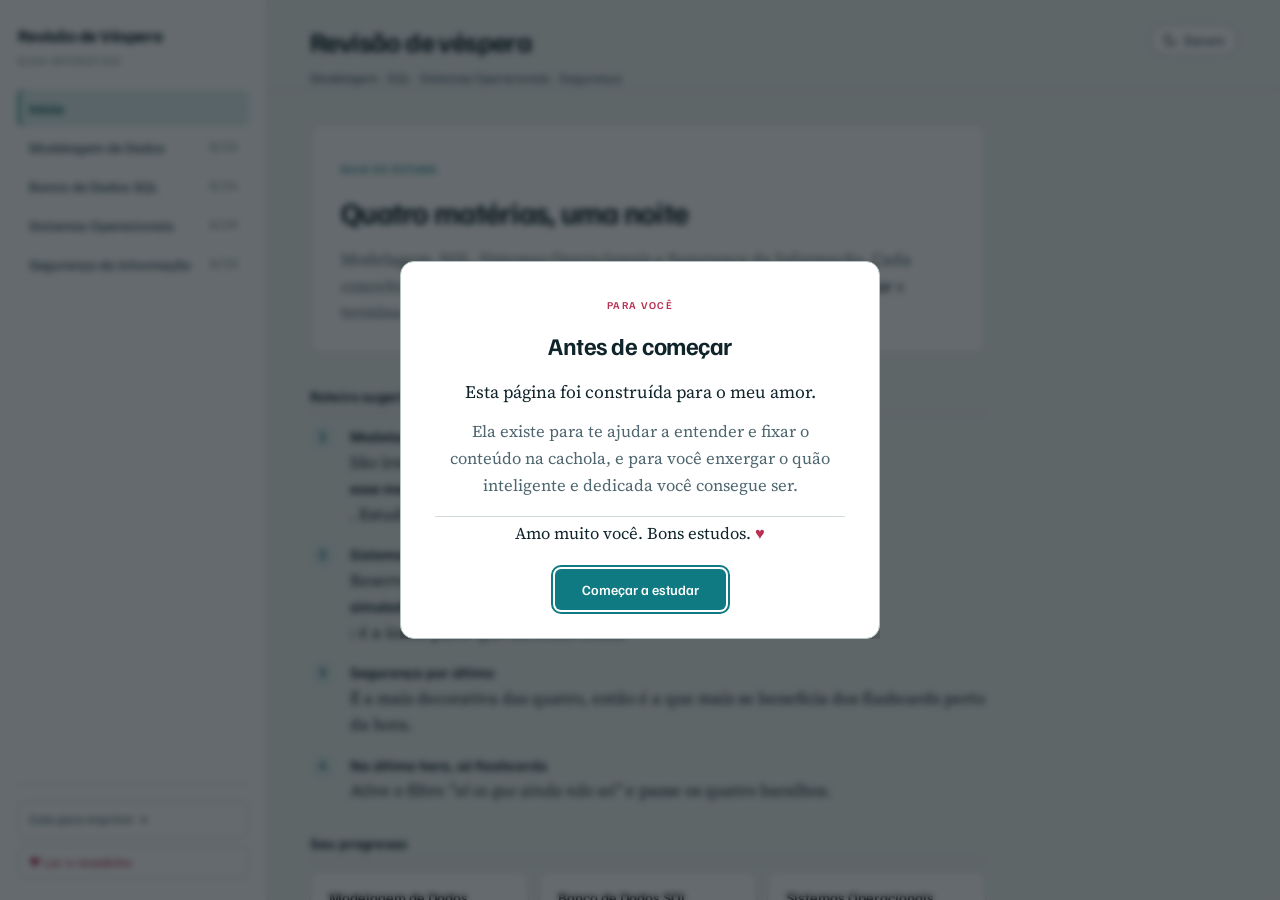
<file: index.html>
<!DOCTYPE html>
<html lang="pt-BR">
<head>
<meta charset="utf-8">
<meta name="viewport" content="width=device-width, initial-scale=1">
<title>Revisão de Véspera</title>
<meta name="description" content="Guia interativo de estudo: Modelagem de Dados, SQL, Sistemas Operacionais e Segurança da Informação.">
<link rel="preconnect" href="https://fonts.googleapis.com">
<link rel="preconnect" href="https://fonts.gstatic.com" crossorigin>
<link rel="stylesheet" href="https://fonts.googleapis.com/css2?family=Familjen+Grotesk:wght@400;500;600;700&family=JetBrains+Mono:wght@400;700&family=Source+Serif+4:opsz,wght@8..60,400;8..60,600&display=swap">
<link rel="stylesheet" href="estilo.css">
<script src="tema.js"></script>
</head>
<body>

<div class="topo-movel">
  <button id="botao-menu" type="button" aria-label="Abrir menu de matérias">Matérias</button>
  <span class="marca-titulo">Revisão de Véspera</span>
  <button class="troca-tema" type="button"></button>
</div>

<div class="app">

  <aside class="lateral">
    <div class="marca">
      <span class="marca-titulo">Revisão de Véspera</span>
      <span class="marca-sub">Guia interativo</span>
    </div>

    <nav id="nav-materias" aria-label="Matérias"></nav>

    <div class="lateral-rodape">
      <a class="link-lateral" href="cola.html">Cola para imprimir →</a>
      <button class="link-lateral" id="abrir-recado" type="button">♥ Ler o recadinho</button>
    </div>
  </aside>

  <main id="area">
    <header class="topo">
      <div class="topo-linha">
        <div>
          <h1 id="titulo-materia">Revisão de véspera</h1>
          <p id="subtitulo-materia">Modelagem · SQL · Sistemas Operacionais · Segurança</p>
        </div>
        <button class="troca-tema troca-tema-topo" type="button"></button>
      </div>
      <div id="abas" role="tablist"></div>
    </header>
    <div id="conteudo"></div>
  </main>

</div>

<dialog id="recado" class="recado" aria-labelledby="recado-titulo">
  <div class="recado-cartao">
    <span class="recado-selo">Para você</span>
    <h2 id="recado-titulo">Antes de começar</h2>
    <p>Esta página foi construída para o meu amor.</p>
    <p>Ela existe para te ajudar a entender e fixar o conteúdo na cachola, e para você enxergar o quão inteligente e dedicada você consegue ser.</p>
    <p class="recado-assinatura">Amo muito você. Bons estudos. <span class="recado-coracao" aria-hidden="true">♥</span></p>
    <button class="btn-primario" id="fechar-recado" type="button">Começar a estudar</button>
  </div>
</dialog>

<script src="util.js"></script>
<script src="db.js"></script>
<script src="sqlmini.js"></script>
<script src="conteudo.js"></script>
<script src="pratica.js"></script>
<script src="sim-bd.js"></script>
<script src="sim-so-seg.js"></script>
<script src="app.js"></script>
<script src="recado.js"></script>

</body>
</html>
</file>
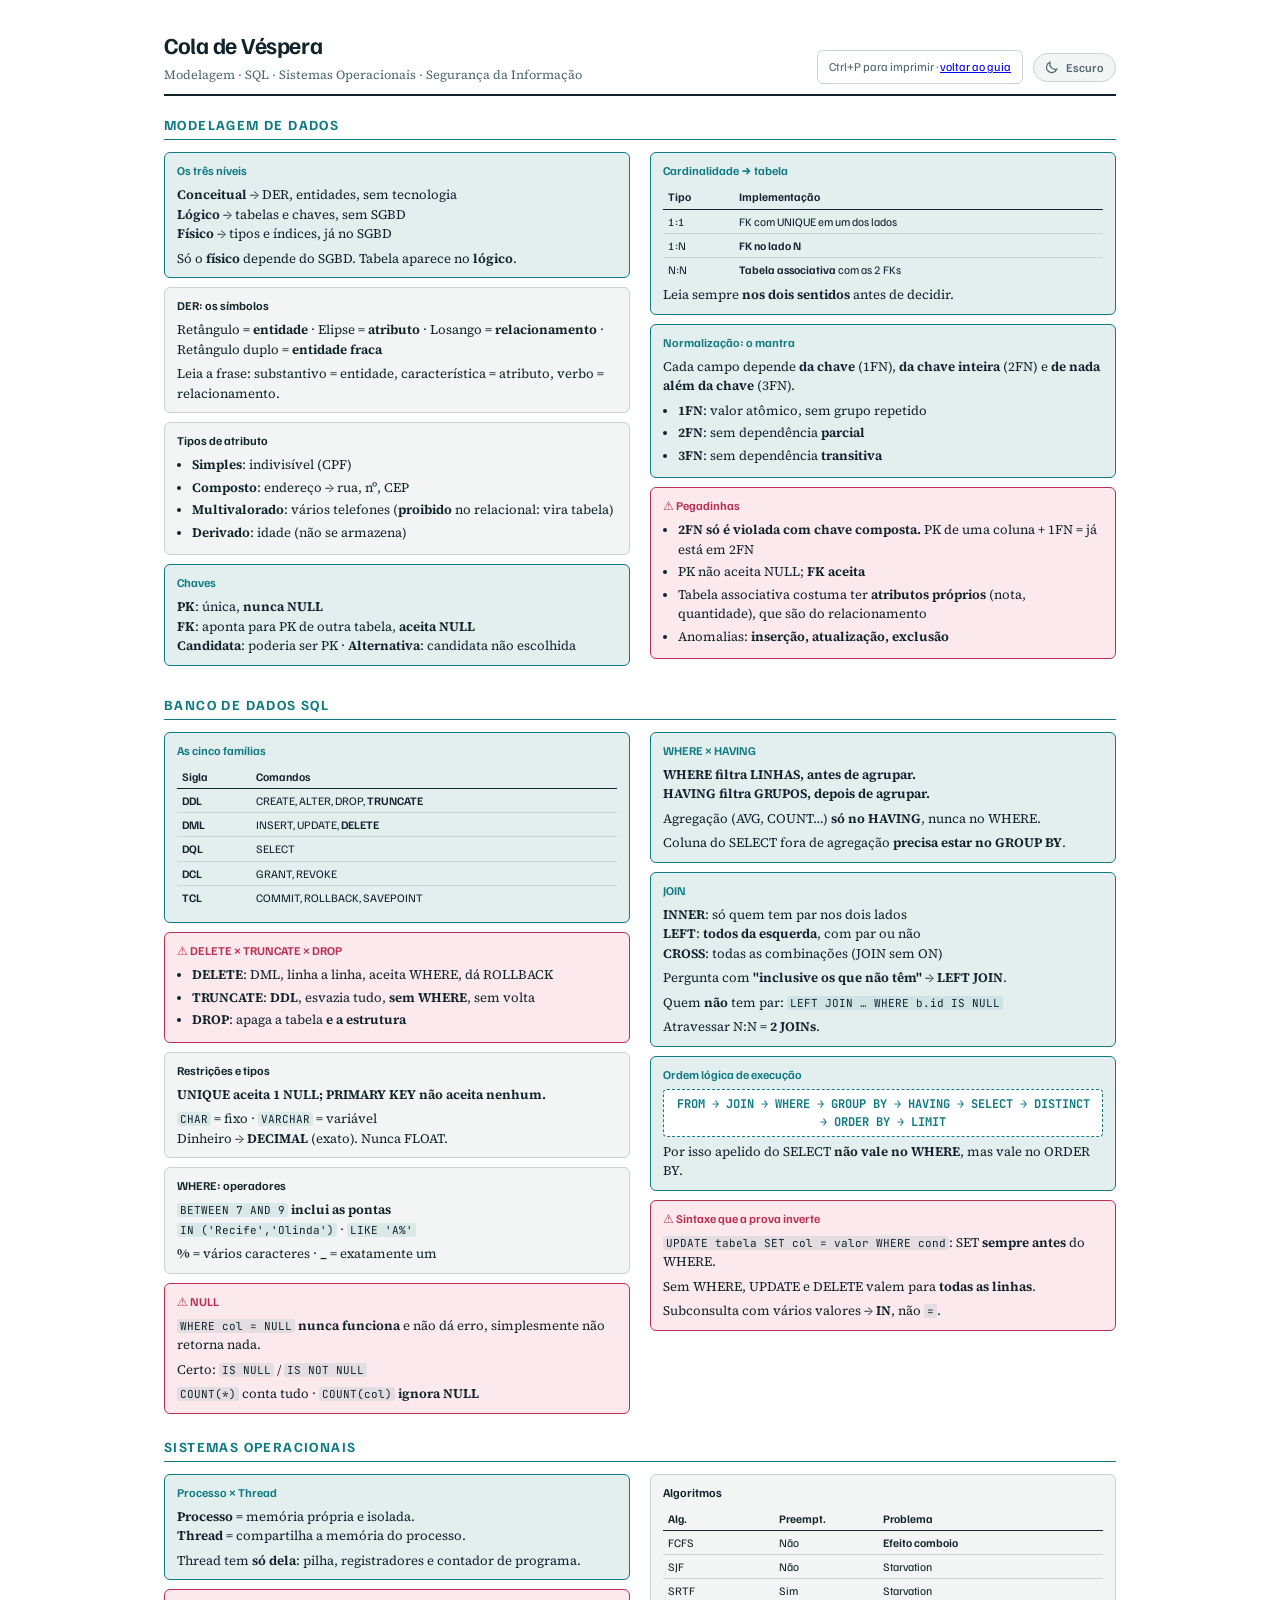
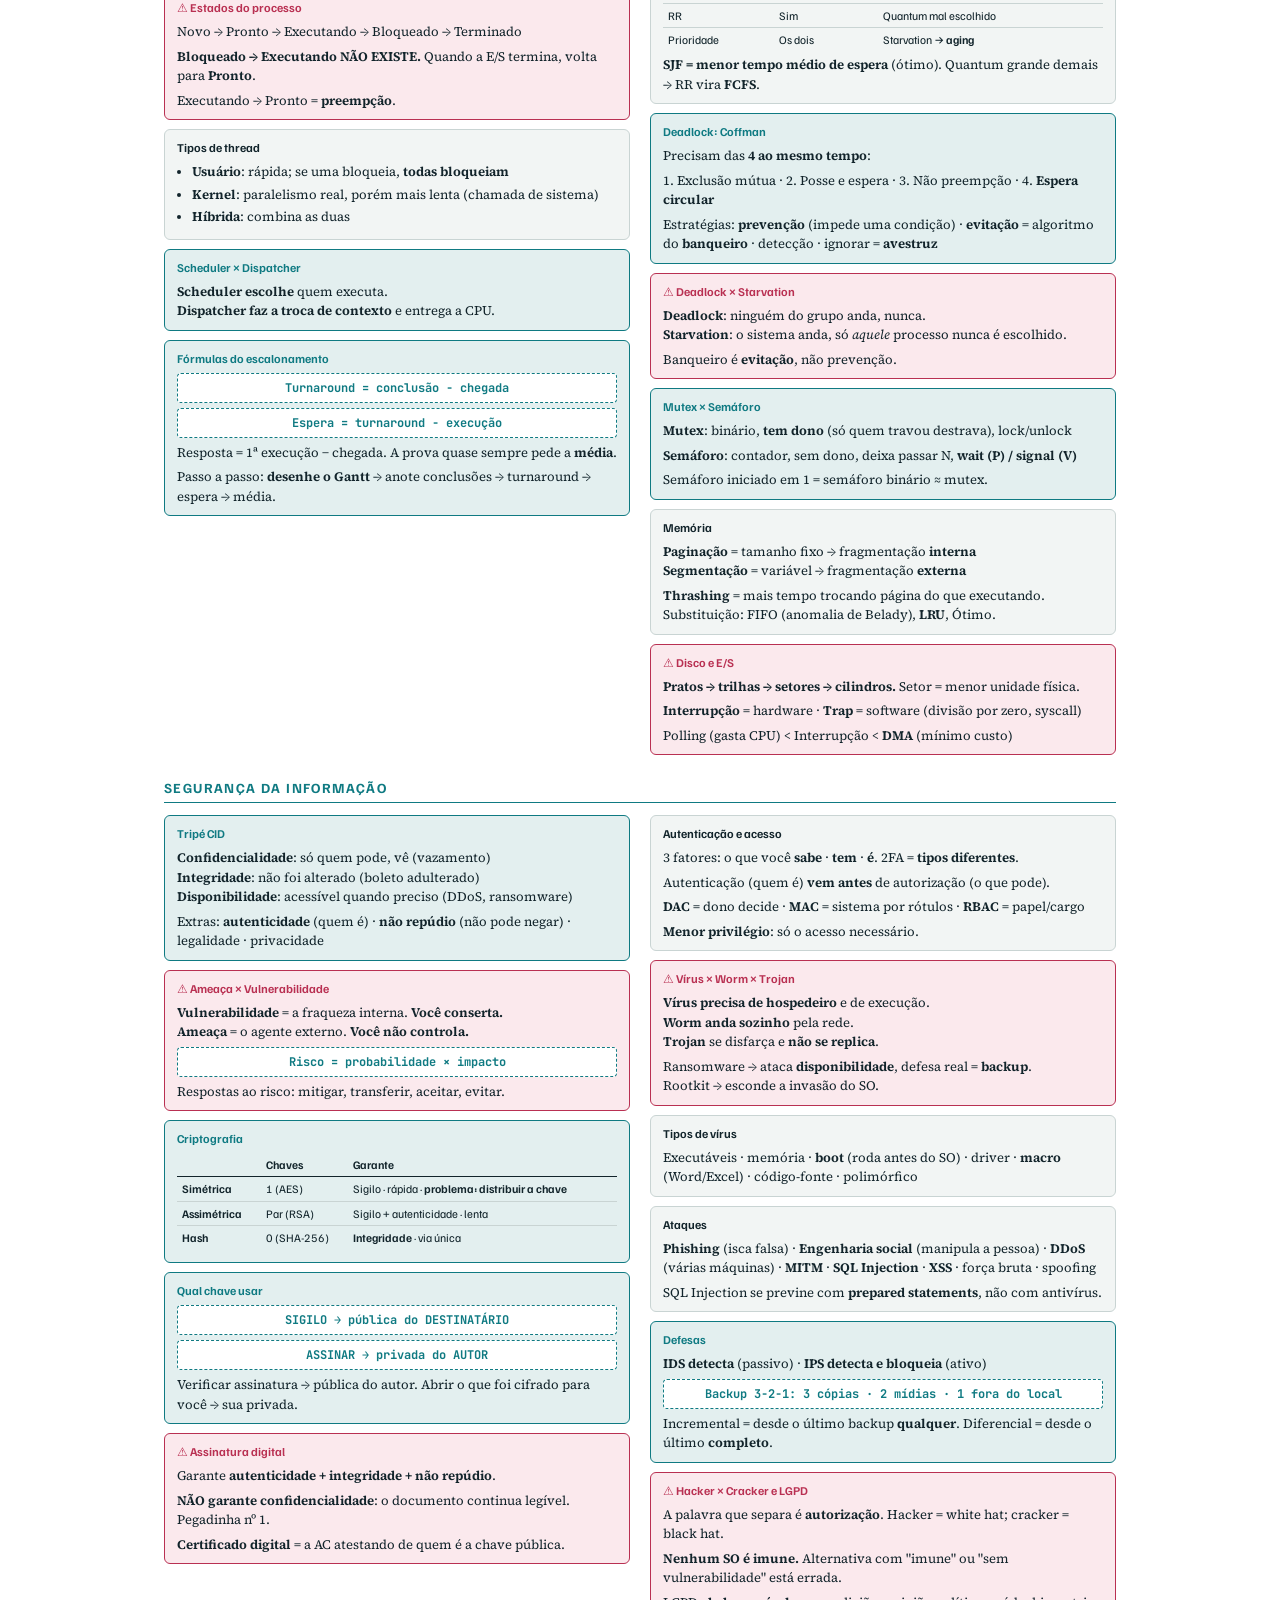
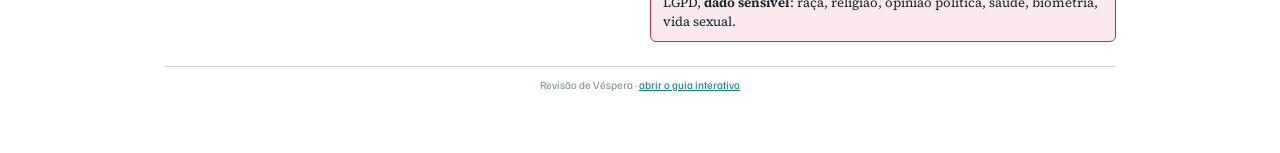
<file: cola.html>
<!DOCTYPE html>
<html lang="pt-BR">
<head>
<meta charset="utf-8">
<meta name="viewport" content="width=device-width, initial-scale=1">
<title>Cola de Véspera</title>
<meta name="description" content="Resumo de uma página por matéria para imprimir: Modelagem, SQL, Sistemas Operacionais e Segurança.">
<link rel="preconnect" href="https://fonts.googleapis.com">
<link rel="preconnect" href="https://fonts.gstatic.com" crossorigin>
<link rel="stylesheet" href="https://fonts.googleapis.com/css2?family=Familjen+Grotesk:wght@400;500;600;700&family=JetBrains+Mono:wght@400;700&family=Source+Serif+4:opsz,wght@8..60,400;8..60,600&display=swap">
<link rel="stylesheet" href="cola.css">
<script src="tema.js"></script>
</head>
<body>

<header class="cabecalho">
  <div>
    <h1>Cola de Véspera</h1>
    <p>Modelagem · SQL · Sistemas Operacionais · Segurança da Informação</p>
  </div>
  <div class="barra-cola">
    <span class="aviso-tela">Ctrl+P para imprimir · <a href="index.html">voltar ao guia</a></span>
    <button class="troca-tema" type="button"></button>
  </div>
</header>

<!-- ================= MODELAGEM ================= -->
<section class="materia">
  <h2>Modelagem de Dados</h2>
  <div class="colunas">

    <div class="caixa chave">
      <h3>Os três níveis</h3>
      <p><b>Conceitual</b> → DER, entidades, sem tecnologia<br>
      <b>Lógico</b> → tabelas e chaves, sem SGBD<br>
      <b>Físico</b> → tipos e índices, já no SGBD</p>
      <p>Só o <b>físico</b> depende do SGBD. Tabela aparece no <b>lógico</b>.</p>
    </div>

    <div class="caixa">
      <h3>DER: os símbolos</h3>
      <p>Retângulo = <b>entidade</b> · Elipse = <b>atributo</b> · Losango = <b>relacionamento</b> · Retângulo duplo = <b>entidade fraca</b></p>
      <p>Leia a frase: substantivo = entidade, característica = atributo, verbo = relacionamento.</p>
    </div>

    <div class="caixa">
      <h3>Tipos de atributo</h3>
      <ul>
        <li><b>Simples</b>: indivisível (CPF)</li>
        <li><b>Composto</b>: endereço → rua, nº, CEP</li>
        <li><b>Multivalorado</b>: vários telefones (<b>proibido</b> no relacional: vira tabela)</li>
        <li><b>Derivado</b>: idade (não se armazena)</li>
      </ul>
    </div>

    <div class="caixa chave">
      <h3>Chaves</h3>
      <p><b>PK</b>: única, <b>nunca NULL</b><br>
      <b>FK</b>: aponta para PK de outra tabela, <b>aceita NULL</b><br>
      <b>Candidata</b>: poderia ser PK · <b>Alternativa</b>: candidata não escolhida</p>
    </div>

    <div class="caixa chave">
      <h3>Cardinalidade → tabela</h3>
      <table>
        <tr><th>Tipo</th><th>Implementação</th></tr>
        <tr><td>1:1</td><td>FK com UNIQUE em um dos lados</td></tr>
        <tr><td>1:N</td><td><b>FK no lado N</b></td></tr>
        <tr><td>N:N</td><td><b>Tabela associativa</b> com as 2 FKs</td></tr>
      </table>
      <p>Leia sempre <b>nos dois sentidos</b> antes de decidir.</p>
    </div>

    <div class="caixa chave">
      <h3>Normalização: o mantra</h3>
      <p>Cada campo depende <b>da chave</b> (1FN), <b>da chave inteira</b> (2FN) e <b>de nada além da chave</b> (3FN).</p>
      <ul>
        <li><b>1FN</b>: valor atômico, sem grupo repetido</li>
        <li><b>2FN</b>: sem dependência <b>parcial</b></li>
        <li><b>3FN</b>: sem dependência <b>transitiva</b></li>
      </ul>
    </div>

    <div class="caixa pega">
      <h3>Pegadinhas</h3>
      <ul>
        <li><b>2FN só é violada com chave composta.</b> PK de uma coluna + 1FN = já está em 2FN</li>
        <li>PK não aceita NULL; <b>FK aceita</b></li>
        <li>Tabela associativa costuma ter <b>atributos próprios</b> (nota, quantidade), que são do relacionamento</li>
        <li>Anomalias: <b>inserção, atualização, exclusão</b></li>
      </ul>
    </div>

  </div>
</section>

<!-- ================= SQL ================= -->
<section class="materia">
  <h2>Banco de Dados SQL</h2>
  <div class="colunas">

    <div class="caixa chave">
      <h3>As cinco famílias</h3>
      <table>
        <tr><th>Sigla</th><th>Comandos</th></tr>
        <tr><td><b>DDL</b></td><td>CREATE, ALTER, DROP, <b>TRUNCATE</b></td></tr>
        <tr><td><b>DML</b></td><td>INSERT, UPDATE, <b>DELETE</b></td></tr>
        <tr><td><b>DQL</b></td><td>SELECT</td></tr>
        <tr><td><b>DCL</b></td><td>GRANT, REVOKE</td></tr>
        <tr><td><b>TCL</b></td><td>COMMIT, ROLLBACK, SAVEPOINT</td></tr>
      </table>
    </div>

    <div class="caixa pega">
      <h3>DELETE × TRUNCATE × DROP</h3>
      <ul>
        <li><b>DELETE</b>: DML, linha a linha, aceita WHERE, dá ROLLBACK</li>
        <li><b>TRUNCATE</b>: <b>DDL</b>, esvazia tudo, <b>sem WHERE</b>, sem volta</li>
        <li><b>DROP</b>: apaga a tabela <b>e a estrutura</b></li>
      </ul>
    </div>

    <div class="caixa">
      <h3>Restrições e tipos</h3>
      <p><b>UNIQUE aceita 1 NULL; PRIMARY KEY não aceita nenhum.</b></p>
      <p><code>CHAR</code> = fixo · <code>VARCHAR</code> = variável<br>
      Dinheiro → <b>DECIMAL</b> (exato). Nunca FLOAT.</p>
    </div>

    <div class="caixa">
      <h3>WHERE: operadores</h3>
      <p><code>BETWEEN 7 AND 9</code> <b>inclui as pontas</b><br>
      <code>IN ('Recife','Olinda')</code> · <code>LIKE 'A%'</code></p>
      <p><b>%</b> = vários caracteres · <b>_</b> = exatamente um</p>
    </div>

    <div class="caixa pega">
      <h3>NULL</h3>
      <p><code>WHERE col = NULL</code> <b>nunca funciona</b> e não dá erro, simplesmente não retorna nada.</p>
      <p>Certo: <code>IS NULL</code> / <code>IS NOT NULL</code></p>
      <p><code>COUNT(*)</code> conta tudo · <code>COUNT(col)</code> <b>ignora NULL</b></p>
    </div>

    <div class="caixa chave">
      <h3>WHERE × HAVING</h3>
      <p><b>WHERE filtra LINHAS, antes de agrupar.</b><br>
      <b>HAVING filtra GRUPOS, depois de agrupar.</b></p>
      <p>Agregação (AVG, COUNT…) <b>só no HAVING</b>, nunca no WHERE.</p>
      <p>Coluna do SELECT fora de agregação <b>precisa estar no GROUP BY</b>.</p>
    </div>

    <div class="caixa chave">
      <h3>JOIN</h3>
      <p><b>INNER</b>: só quem tem par nos dois lados<br>
      <b>LEFT</b>: <b>todos da esquerda</b>, com par ou não<br>
      <b>CROSS</b>: todas as combinações (JOIN sem ON)</p>
      <p>Pergunta com <b>"inclusive os que não têm"</b> → <b>LEFT JOIN</b>.</p>
      <p>Quem <b>não</b> tem par: <code>LEFT JOIN … WHERE b.id IS NULL</code></p>
      <p>Atravessar N:N = <b>2 JOINs</b>.</p>
    </div>

    <div class="caixa chave">
      <h3>Ordem lógica de execução</h3>
      <div class="formula">FROM → JOIN → WHERE → GROUP BY → HAVING → SELECT → DISTINCT → ORDER BY → LIMIT</div>
      <p>Por isso apelido do SELECT <b>não vale no WHERE</b>, mas vale no ORDER BY.</p>
    </div>

    <div class="caixa pega">
      <h3>Sintaxe que a prova inverte</h3>
      <p><code>UPDATE tabela SET col = valor WHERE cond</code>: SET <b>sempre antes</b> do WHERE.</p>
      <p>Sem WHERE, UPDATE e DELETE valem para <b>todas as linhas</b>.</p>
      <p>Subconsulta com vários valores → <b>IN</b>, não <code>=</code>.</p>
    </div>

  </div>
</section>

<!-- ================= SISTEMAS OPERACIONAIS ================= -->
<section class="materia">
  <h2>Sistemas Operacionais</h2>
  <div class="colunas">

    <div class="caixa chave">
      <h3>Processo × Thread</h3>
      <p><b>Processo</b> = memória própria e isolada.<br>
      <b>Thread</b> = compartilha a memória do processo.</p>
      <p>Thread tem <b>só dela</b>: pilha, registradores e contador de programa.</p>
    </div>

    <div class="caixa pega">
      <h3>Estados do processo</h3>
      <p>Novo → Pronto → Executando → Bloqueado → Terminado</p>
      <p><b>Bloqueado → Executando NÃO EXISTE.</b> Quando a E/S termina, volta para <b>Pronto</b>.</p>
      <p>Executando → Pronto = <b>preempção</b>.</p>
    </div>

    <div class="caixa">
      <h3>Tipos de thread</h3>
      <ul>
        <li><b>Usuário</b>: rápida; se uma bloqueia, <b>todas bloqueiam</b></li>
        <li><b>Kernel</b>: paralelismo real, porém mais lenta (chamada de sistema)</li>
        <li><b>Híbrida</b>: combina as duas</li>
      </ul>
    </div>

    <div class="caixa chave">
      <h3>Scheduler × Dispatcher</h3>
      <p><b>Scheduler escolhe</b> quem executa.<br>
      <b>Dispatcher faz a troca de contexto</b> e entrega a CPU.</p>
    </div>

    <div class="caixa chave">
      <h3>Fórmulas do escalonamento</h3>
      <div class="formula">Turnaround = conclusão − chegada</div>
      <div class="formula">Espera = turnaround − execução</div>
      <p>Resposta = 1ª execução − chegada. A prova quase sempre pede a <b>média</b>.</p>
      <p>Passo a passo: <b>desenhe o Gantt</b> → anote conclusões → turnaround → espera → média.</p>
    </div>

    <div class="caixa">
      <h3>Algoritmos</h3>
      <table>
        <tr><th>Alg.</th><th>Preempt.</th><th>Problema</th></tr>
        <tr><td>FCFS</td><td>Não</td><td><b>Efeito comboio</b></td></tr>
        <tr><td>SJF</td><td>Não</td><td>Starvation</td></tr>
        <tr><td>SRTF</td><td>Sim</td><td>Starvation</td></tr>
        <tr><td>RR</td><td>Sim</td><td>Quantum mal escolhido</td></tr>
        <tr><td>Prioridade</td><td>Os dois</td><td>Starvation → <b>aging</b></td></tr>
      </table>
      <p><b>SJF = menor tempo médio de espera</b> (ótimo). Quantum grande demais → RR vira <b>FCFS</b>.</p>
    </div>

    <div class="caixa chave">
      <h3>Deadlock: Coffman</h3>
      <p>Precisam das <b>4 ao mesmo tempo</b>:</p>
      <p>1. Exclusão mútua · 2. Posse e espera · 3. Não preempção · 4. <b>Espera circular</b></p>
      <p>Estratégias: <b>prevenção</b> (impede uma condição) · <b>evitação</b> = algoritmo do <b>banqueiro</b> · detecção · ignorar = <b>avestruz</b></p>
    </div>

    <div class="caixa pega">
      <h3>Deadlock × Starvation</h3>
      <p><b>Deadlock</b>: ninguém do grupo anda, nunca.<br>
      <b>Starvation</b>: o sistema anda, só <i>aquele</i> processo nunca é escolhido.</p>
      <p>Banqueiro é <b>evitação</b>, não prevenção.</p>
    </div>

    <div class="caixa chave">
      <h3>Mutex × Semáforo</h3>
      <p><b>Mutex</b>: binário, <b>tem dono</b> (só quem travou destrava), lock/unlock</p>
      <p><b>Semáforo</b>: contador, sem dono, deixa passar N, <b>wait (P) / signal (V)</b></p>
      <p>Semáforo iniciado em 1 = semáforo binário ≈ mutex.</p>
    </div>

    <div class="caixa">
      <h3>Memória</h3>
      <p><b>Paginação</b> = tamanho fixo → fragmentação <b>interna</b><br>
      <b>Segmentação</b> = variável → fragmentação <b>externa</b></p>
      <p><b>Thrashing</b> = mais tempo trocando página do que executando.<br>
      Substituição: FIFO (anomalia de Belady), <b>LRU</b>, Ótimo.</p>
    </div>

    <div class="caixa pega">
      <h3>Disco e E/S</h3>
      <p><b>Pratos → trilhas → setores → cilindros.</b> Setor = menor unidade física.</p>
      <p><b>Interrupção</b> = hardware · <b>Trap</b> = software (divisão por zero, syscall)</p>
      <p>Polling (gasta CPU) &lt; Interrupção &lt; <b>DMA</b> (mínimo custo)</p>
    </div>

  </div>
</section>

<!-- ================= SEGURANÇA ================= -->
<section class="materia">
  <h2>Segurança da Informação</h2>
  <div class="colunas">

    <div class="caixa chave">
      <h3>Tripé CID</h3>
      <p><b>Confidencialidade</b>: só quem pode, vê (vazamento)<br>
      <b>Integridade</b>: não foi alterado (boleto adulterado)<br>
      <b>Disponibilidade</b>: acessível quando preciso (DDoS, ransomware)</p>
      <p>Extras: <b>autenticidade</b> (quem é) · <b>não repúdio</b> (não pode negar) · legalidade · privacidade</p>
    </div>

    <div class="caixa pega">
      <h3>Ameaça × Vulnerabilidade</h3>
      <p><b>Vulnerabilidade</b> = a fraqueza interna. <b>Você conserta.</b><br>
      <b>Ameaça</b> = o agente externo. <b>Você não controla.</b></p>
      <div class="formula">Risco = probabilidade × impacto</div>
      <p>Respostas ao risco: mitigar, transferir, aceitar, evitar.</p>
    </div>

    <div class="caixa chave">
      <h3>Criptografia</h3>
      <table>
        <tr><th></th><th>Chaves</th><th>Garante</th></tr>
        <tr><td><b>Simétrica</b></td><td>1 (AES)</td><td>Sigilo · rápida · <b>problema: distribuir a chave</b></td></tr>
        <tr><td><b>Assimétrica</b></td><td>Par (RSA)</td><td>Sigilo + autenticidade · lenta</td></tr>
        <tr><td><b>Hash</b></td><td>0 (SHA-256)</td><td><b>Integridade</b> · via única</td></tr>
      </table>
    </div>

    <div class="caixa chave">
      <h3>Qual chave usar</h3>
      <div class="formula">SIGILO → pública do DESTINATÁRIO</div>
      <div class="formula">ASSINAR → privada do AUTOR</div>
      <p>Verificar assinatura → pública do autor. Abrir o que foi cifrado para você → sua privada.</p>
    </div>

    <div class="caixa pega">
      <h3>Assinatura digital</h3>
      <p>Garante <b>autenticidade + integridade + não repúdio</b>.</p>
      <p><b>NÃO garante confidencialidade</b>: o documento continua legível. Pegadinha nº 1.</p>
      <p><b>Certificado digital</b> = a AC atestando de quem é a chave pública.</p>
    </div>

    <div class="caixa">
      <h3>Autenticação e acesso</h3>
      <p>3 fatores: o que você <b>sabe</b> · <b>tem</b> · <b>é</b>. 2FA = <b>tipos diferentes</b>.</p>
      <p>Autenticação (quem é) <b>vem antes</b> de autorização (o que pode).</p>
      <p><b>DAC</b> = dono decide · <b>MAC</b> = sistema por rótulos · <b>RBAC</b> = papel/cargo</p>
      <p><b>Menor privilégio</b>: só o acesso necessário.</p>
    </div>

    <div class="caixa pega">
      <h3>Vírus × Worm × Trojan</h3>
      <p><b>Vírus precisa de hospedeiro</b> e de execução.<br>
      <b>Worm anda sozinho</b> pela rede.<br>
      <b>Trojan</b> se disfarça e <b>não se replica</b>.</p>
      <p>Ransomware → ataca <b>disponibilidade</b>, defesa real = <b>backup</b>.<br>
      Rootkit → esconde a invasão do SO.</p>
    </div>

    <div class="caixa">
      <h3>Tipos de vírus</h3>
      <p>Executáveis · memória · <b>boot</b> (roda antes do SO) · driver · <b>macro</b> (Word/Excel) · código-fonte · polimórfico</p>
    </div>

    <div class="caixa">
      <h3>Ataques</h3>
      <p><b>Phishing</b> (isca falsa) · <b>Engenharia social</b> (manipula a pessoa) · <b>DDoS</b> (várias máquinas) · <b>MITM</b> · <b>SQL Injection</b> · <b>XSS</b> · força bruta · spoofing</p>
      <p>SQL Injection se previne com <b>prepared statements</b>, não com antivírus.</p>
    </div>

    <div class="caixa chave">
      <h3>Defesas</h3>
      <p><b>IDS detecta</b> (passivo) · <b>IPS detecta e bloqueia</b> (ativo)</p>
      <div class="formula">Backup 3-2-1: 3 cópias · 2 mídias · 1 fora do local</div>
      <p>Incremental = desde o último backup <b>qualquer</b>. Diferencial = desde o último <b>completo</b>.</p>
    </div>

    <div class="caixa pega">
      <h3>Hacker × Cracker e LGPD</h3>
      <p>A palavra que separa é <b>autorização</b>. Hacker = white hat; cracker = black hat.</p>
      <p><b>Nenhum SO é imune.</b> Alternativa com "imune" ou "sem vulnerabilidade" está errada.</p>
      <p>LGPD, <b>dado sensível</b>: raça, religião, opinião política, saúde, biometria, vida sexual.</p>
    </div>

  </div>
</section>

<div class="rodape">
  Revisão de Véspera · <a href="index.html">abrir o guia interativo</a>
</div>

</body>
</html>
</file>
<file: estilo.css>
/* ============================================================
   Revisão de véspera, folha de estilo
   Paleta: tinta de desenho técnico (petróleo + teal) sobre papel frio.
   Acento teal para navegação, carmim reservado para "cai na prova" e erro.
   ============================================================ */

:root {
  --fundo:          #F1F3F2;
  --superficie:     #FFFFFF;
  --superficie-2:   #E7ECEB;
  --texto:          #10242B;
  --texto-suave:    #4E666F;
  --texto-fraco:    #7A9098;
  --borda:          #D3DBDA;
  --borda-forte:    #B6C3C2;

  --acento:         #0F7A82;
  --acento-escuro:  #0B5C63;
  --acento-suave:   #E0EFEF;

  --sinal:          #B93052;
  --sinal-suave:    #FBE9ED;
  --bom:            #2C7A4B;
  --bom-suave:      #E4F1E9;
  --alerta:         #97621A;
  --alerta-suave:   #FBF0DF;

  --sombra:         0 1px 2px rgba(16, 36, 43, .06), 0 4px 14px rgba(16, 36, 43, .05);
  --raio:           10px;
  --raio-p:         6px;

  --fonte-titulo: 'Familjen Grotesk', 'Segoe UI', system-ui, sans-serif;
  --fonte-texto:  'Source Serif 4', Georgia, 'Times New Roman', serif;
  --fonte-mono:   'JetBrains Mono', 'Cascadia Mono', Consolas, monospace;

  color-scheme: light;
}

@media (prefers-color-scheme: dark) {
  :root:not([data-tema="claro"]) {
    --fundo:        #0B1519;
    --superficie:   #122328;
    --superficie-2: #1A3037;
    --texto:        #DFE9E8;
    --texto-suave:  #94A9AF;
    --texto-fraco:  #6C868E;
    --borda:        #223F46;
    --borda-forte:  #2F535C;
    --acento:       #46B4BD;
    --acento-escuro:#6FCBD3;
    --acento-suave: #102F35;
    --sinal:        #F0788F;
    --sinal-suave:  #331821;
    --bom:          #63BB89;
    --bom-suave:    #112B1F;
    --alerta:       #D9A45C;
    --alerta-suave: #302514;
    --sombra:       0 1px 2px rgba(0,0,0,.3), 0 4px 16px rgba(0,0,0,.25);
    color-scheme: dark;
  }
}

:root[data-tema="escuro"] {
  --fundo:        #0B1519;
  --superficie:   #122328;
  --superficie-2: #1A3037;
  --texto:        #DFE9E8;
  --texto-suave:  #94A9AF;
  --texto-fraco:  #6C868E;
  --borda:        #223F46;
  --borda-forte:  #2F535C;
  --acento:       #46B4BD;
  --acento-escuro:#6FCBD3;
  --acento-suave: #102F35;
  --sinal:        #F0788F;
  --sinal-suave:  #331821;
  --bom:          #63BB89;
  --bom-suave:    #112B1F;
  --alerta:       #D9A45C;
  --alerta-suave: #302514;
  --sombra:       0 1px 2px rgba(0,0,0,.3), 0 4px 16px rgba(0,0,0,.25);
  color-scheme: dark;
}

* { box-sizing: border-box; }

html, body { height: 100%; }

body {
  margin: 0;
  background: var(--fundo);
  color: var(--texto);
  font-family: var(--fonte-texto);
  font-size: 16.5px;
  line-height: 1.62;
  -webkit-font-smoothing: antialiased;
}

img { max-width: 100%; }

::selection { background: var(--acento-suave); color: var(--texto); }

:focus-visible {
  outline: 2px solid var(--acento);
  outline-offset: 2px;
  border-radius: 3px;
}

/* ---------- Estrutura ---------- */

.app {
  display: grid;
  grid-template-columns: 268px minmax(0, 1fr);
  height: 100vh;
}

.lateral {
  background: var(--superficie);
  border-right: 1px solid var(--borda);
  display: flex;
  flex-direction: column;
  overflow-y: auto;
  padding: 22px 18px;
  gap: 20px;
}

.marca { display: flex; flex-direction: column; gap: 2px; }

.marca-titulo {
  font-family: var(--fonte-titulo);
  font-weight: 700;
  font-size: 17px;
  letter-spacing: -.01em;
  color: var(--texto);
}

.marca-sub {
  font-family: var(--fonte-titulo);
  font-size: 11.5px;
  letter-spacing: .08em;
  text-transform: uppercase;
  color: var(--texto-fraco);
}

#nav-materias { display: flex; flex-direction: column; gap: 3px; }

.nav-item {
  display: flex;
  justify-content: space-between;
  align-items: center;
  gap: 8px;
  width: 100%;
  padding: 9px 11px;
  border: 0;
  border-radius: var(--raio-p);
  background: transparent;
  color: var(--texto-suave);
  font-family: var(--fonte-titulo);
  font-size: 14.5px;
  font-weight: 500;
  text-align: left;
  cursor: pointer;
  transition: background .12s, color .12s;
}

.nav-item:hover { background: var(--superficie-2); color: var(--texto); }

.nav-item.ativo {
  background: var(--acento-suave);
  color: var(--acento-escuro);
  font-weight: 600;
  box-shadow: inset 2px 0 0 var(--acento);
}

.nav-progresso {
  font-family: var(--fonte-mono);
  font-size: 11px;
  color: var(--texto-fraco);
  font-variant-numeric: tabular-nums;
}

.nav-item.ativo .nav-progresso { color: var(--acento); }

.lateral-rodape {
  margin-top: auto;
  display: flex;
  flex-direction: column;
  gap: 8px;
  padding-top: 16px;
  border-top: 1px solid var(--borda);
}

.link-lateral {
  font-family: var(--fonte-titulo);
  font-size: 13px;
  color: var(--texto-suave);
  background: transparent;
  border: 1px solid var(--borda);
  border-radius: var(--raio-p);
  padding: 7px 10px;
  cursor: pointer;
  text-align: left;
  text-decoration: none;
  display: block;
}

.link-lateral:hover { border-color: var(--acento); color: var(--acento); }

#area { overflow-y: auto; scroll-behavior: smooth; }

.topo {
  position: sticky;
  top: 0;
  z-index: 20;
  background: color-mix(in srgb, var(--fundo) 88%, transparent);
  backdrop-filter: blur(10px);
  border-bottom: 1px solid var(--borda);
  padding: 20px 42px 0;
}

.topo-linha {
  display: flex;
  align-items: flex-start;
  justify-content: space-between;
  gap: 16px;
}

/* ---------- Botão de tema ---------- */

.troca-tema {
  display: inline-flex;
  align-items: center;
  gap: 7px;
  flex: none;
  padding: 7px 13px 7px 11px;
  border: 1px solid var(--borda-forte);
  border-radius: 999px;
  background: var(--superficie);
  color: var(--texto-suave);
  font-family: var(--fonte-titulo);
  font-size: 13px;
  font-weight: 550;
  cursor: pointer;
  transition: border-color .12s, color .12s, background .12s;
}

.troca-tema:hover { border-color: var(--acento); color: var(--acento); background: var(--acento-suave); }

.troca-tema svg {
  width: 16px;
  height: 16px;
  flex: none;
  fill: none;
  stroke: currentColor;
  stroke-width: 1.9;
  stroke-linecap: round;
}

.troca-tema-topo { margin-top: 4px; }

#titulo-materia {
  font-family: var(--fonte-titulo);
  font-size: 27px;
  font-weight: 700;
  letter-spacing: -.022em;
  margin: 0;
  text-wrap: balance;
}

#subtitulo-materia {
  font-family: var(--fonte-titulo);
  font-size: 13.5px;
  color: var(--texto-suave);
  margin: 3px 0 0;
}

#abas { display: flex; gap: 3px; margin-top: 16px; }

.aba {
  border: 0;
  background: transparent;
  font-family: var(--fonte-titulo);
  font-size: 14px;
  font-weight: 500;
  color: var(--texto-suave);
  padding: 9px 14px;
  border-bottom: 2px solid transparent;
  cursor: pointer;
  margin-bottom: -1px;
}

.aba:hover { color: var(--texto); }
.aba.ativa { color: var(--acento); border-bottom-color: var(--acento); font-weight: 600; }

#conteudo {
  max-width: 760px;
  padding: 34px 42px 120px;
}

/* ---------- Tipografia de conteúdo ---------- */

#conteudo p { margin: 0 0 15px; }

.sub {
  font-family: var(--fonte-titulo);
  font-size: 15px;
  font-weight: 600;
  letter-spacing: .01em;
  color: var(--texto);
  margin: 26px 0 10px;
  padding-bottom: 5px;
  border-bottom: 1px solid var(--borda);
}

code {
  font-family: var(--fonte-mono);
  font-size: .86em;
  background: var(--superficie-2);
  padding: 1px 5px;
  border-radius: 4px;
}

b, strong { font-weight: 600; color: var(--texto); }

.secao { margin-bottom: 52px; scroll-margin-top: 130px; }

.secao-topo {
  display: flex;
  align-items: baseline;
  gap: 12px;
  margin-bottom: 16px;
}

.secao-num {
  font-family: var(--fonte-mono);
  font-size: 12px;
  color: var(--acento);
  font-weight: 600;
  padding-top: 4px;
}

.secao h3 {
  font-family: var(--fonte-titulo);
  font-size: 21px;
  font-weight: 650;
  letter-spacing: -.015em;
  margin: 0;
  text-wrap: balance;
}

/* ---------- Analogia ---------- */

.analogia {
  background: var(--acento-suave);
  border-radius: var(--raio);
  padding: 18px 20px;
  margin: 0 0 20px;
}

.analogia-etiqueta {
  font-family: var(--fonte-titulo);
  font-size: 10.5px;
  font-weight: 600;
  letter-spacing: .11em;
  text-transform: uppercase;
  color: var(--acento);
  display: block;
  margin-bottom: 6px;
}

.analogia-titulo {
  font-family: var(--fonte-titulo);
  font-size: 16px;
  display: block;
  margin-bottom: 6px;
  color: var(--texto);
}

.analogia p { margin: 0 !important; }

/* ---------- Cai na prova / destaque / avisos ---------- */

.cai-na-prova {
  border-left: 3px solid var(--sinal);
  background: var(--sinal-suave);
  border-radius: 0 var(--raio-p) var(--raio-p) 0;
  padding: 14px 18px;
  margin: 20px 0;
}

.etiqueta {
  font-family: var(--fonte-titulo);
  font-size: 10.5px;
  font-weight: 700;
  letter-spacing: .11em;
  text-transform: uppercase;
  color: var(--sinal);
  display: block;
  margin-bottom: 5px;
}

.cai-na-prova > div { font-size: 15.5px; }

.destaque {
  border: 1px solid var(--borda-forte);
  border-radius: var(--raio);
  background: var(--superficie);
  padding: 20px 22px;
  margin: 22px 0;
  text-align: center;
  font-family: var(--fonte-titulo);
  font-size: 16px;
  line-height: 1.65;
}

.ok, .nok, .aviso, .erro {
  border-radius: var(--raio-p);
  padding: 11px 14px;
  margin: 12px 0;
  font-size: 15px;
}

.ok    { background: var(--bom-suave);    color: var(--bom);    border-left: 3px solid var(--bom); }
.nok   { background: var(--sinal-suave);  color: var(--sinal);  border-left: 3px solid var(--sinal); }
.aviso { background: var(--alerta-suave); color: var(--alerta); border-left: 3px solid var(--alerta); }
.erro  { background: var(--sinal-suave);  color: var(--sinal);  border-left: 3px solid var(--sinal); font-family: var(--fonte-titulo); font-size: 14px; }

.ok b, .nok b, .aviso b, .erro b { color: inherit; }

.erro-dica {
  margin-top: 7px;
  color: var(--texto-suave);
  font-weight: 400;
  font-size: 13.5px;
}

.dica-fk, .explicacao {
  background: var(--superficie-2);
  border-radius: var(--raio-p);
  padding: 11px 14px;
  font-size: 14.5px;
  color: var(--texto-suave);
  margin: 10px 0;
}

.explicacao { color: var(--texto); }

.problema-inline { color: var(--sinal); font-weight: 600; }

/* ---------- Listas ---------- */

.lista { margin: 0 0 16px; padding-left: 20px; }
.lista li { margin-bottom: 7px; }

.passos { margin: 0 0 18px; padding: 0; list-style: none; counter-reset: passo; }

.passos li {
  counter-increment: passo;
  position: relative;
  padding-left: 40px;
  margin-bottom: 14px;
}

.passos li::before {
  content: counter(passo);
  position: absolute;
  left: 0;
  top: 1px;
  width: 25px;
  height: 25px;
  border-radius: 50%;
  background: var(--acento-suave);
  color: var(--acento-escuro);
  font-family: var(--fonte-mono);
  font-size: 12px;
  font-weight: 700;
  display: flex;
  align-items: center;
  justify-content: center;
}

.passos li b {
  display: block;
  font-family: var(--fonte-titulo);
  font-size: 15px;
  margin-bottom: 1px;
}

/* ---------- Fórmulas ---------- */

.formulas { display: flex; flex-direction: column; gap: 9px; margin: 16px 0 20px; }

.formula {
  display: grid;
  grid-template-columns: 1fr auto;
  gap: 4px 14px;
  align-items: center;
  border: 1px solid var(--borda);
  border-radius: var(--raio-p);
  padding: 12px 15px;
  background: var(--superficie);
}

.formula-nome { font-family: var(--fonte-titulo); font-weight: 600; font-size: 14.5px; }

.formula-exp {
  font-family: var(--fonte-mono);
  font-size: 13.5px;
  background: var(--acento-suave);
  color: var(--acento-escuro);
  padding: 4px 9px;
  border-radius: 4px;
  white-space: nowrap;
}

.formula-obs { grid-column: 1 / -1; font-size: 13.5px; color: var(--texto-suave); }

/* ---------- Tabelas ---------- */

.rolagem { overflow-x: auto; margin: 0 0 18px; border-radius: var(--raio-p); }

.grade {
  border-collapse: collapse;
  width: 100%;
  font-family: var(--fonte-titulo);
  font-size: 14px;
  background: var(--superficie);
}

.grade th {
  text-align: left;
  font-weight: 600;
  font-size: 11.5px;
  letter-spacing: .06em;
  text-transform: uppercase;
  color: var(--texto-suave);
  padding: 9px 13px;
  border-bottom: 1px solid var(--borda-forte);
  white-space: nowrap;
}

.grade td {
  padding: 9px 13px;
  border-bottom: 1px solid var(--borda);
  vertical-align: top;
}

.grade tbody tr:last-child td { border-bottom: 0; }
.grade tbody tr:hover { background: var(--superficie-2); }

.grade td.num, .grade th.num {
  font-family: var(--fonte-mono);
  font-variant-numeric: tabular-nums;
  white-space: nowrap;
}

.grade td.nulo { color: var(--texto-fraco); font-style: italic; font-family: var(--fonte-mono); font-size: 12.5px; }

.grade .problema { background: var(--sinal-suave); color: var(--sinal); }
.grade-ok { box-shadow: inset 0 0 0 1px var(--bom); }
.linha-nula { background: var(--alerta-suave); }
.destaque-num { color: var(--acento-escuro); font-weight: 600; }

.tabela-bloco { margin-bottom: 16px; }

.tabela-nome {
  font-family: var(--fonte-mono);
  font-size: 11.5px;
  font-weight: 700;
  letter-spacing: .06em;
  color: var(--texto-suave);
  margin-bottom: 5px;
}

.contagem {
  font-family: var(--fonte-titulo);
  font-size: 12.5px;
  color: var(--texto-suave);
  margin-bottom: 7px;
}

/* ---------- Código ---------- */

.codigo-bloco { margin: 0 0 20px; }

.codigo-legenda {
  font-family: var(--fonte-titulo);
  font-size: 12.5px;
  color: var(--texto-suave);
  margin-bottom: 6px;
}

.codigo {
  font-family: var(--fonte-mono);
  font-size: 13px;
  line-height: 1.62;
  background: var(--superficie);
  border: 1px solid var(--borda);
  border-left: 3px solid var(--acento);
  border-radius: var(--raio-p);
  padding: 14px 16px;
  overflow-x: auto;
  margin: 0;
  white-space: pre;
  color: var(--texto);
}

.codigo code { background: none; padding: 0; font-size: inherit; }

/* ---------- Botões ---------- */

.linha-botoes { display: flex; flex-wrap: wrap; gap: 8px; align-items: center; margin: 12px 0; }

.btn-primario, .btn-secundario, .btn-op, .btn-sei, .btn-nao-sei {
  font-family: var(--fonte-titulo);
  font-size: 14px;
  font-weight: 550;
  padding: 9px 16px;
  border-radius: var(--raio-p);
  cursor: pointer;
  border: 1px solid transparent;
  transition: background .12s, border-color .12s, color .12s;
}

.btn-primario { background: var(--acento); color: #fff; }
.btn-primario:hover { background: var(--acento-escuro); }
:root[data-tema="escuro"] .btn-primario { color: #08181B; }

.btn-secundario { background: transparent; border-color: var(--borda-forte); color: var(--texto-suave); }
.btn-secundario:hover { border-color: var(--acento); color: var(--acento); }

.btn-op { background: var(--superficie); border-color: var(--borda-forte); color: var(--texto); }
.btn-op:hover:not(:disabled) { border-color: var(--acento); color: var(--acento); }
.btn-op.ativo { background: var(--acento); border-color: var(--acento); color: #fff; }
:root[data-tema="escuro"] .btn-op.ativo { color: #08181B; }
.btn-op.certa { background: var(--bom-suave); border-color: var(--bom); color: var(--bom); }
.btn-op.errada { background: var(--sinal-suave); border-color: var(--sinal); color: var(--sinal); }
.btn-op:disabled { cursor: default; }

.btn-sei { background: var(--bom-suave); border-color: var(--bom); color: var(--bom); }
.btn-sei.marcado { background: var(--bom); color: #fff; }
.btn-nao-sei { background: transparent; border-color: var(--borda-forte); color: var(--texto-suave); }
.btn-nao-sei:hover { border-color: var(--sinal); color: var(--sinal); }

/* Os dois botões de marcação carregam o efeito no próprio rótulo. */
.btn-sei, .btn-nao-sei {
  display: flex;
  flex-direction: column;
  align-items: flex-start;
  gap: 0;
  line-height: 1.3;
  padding: 9px 15px;
  text-align: left;
}

.btn-sei b, .btn-nao-sei b { font-size: 14px; font-weight: 650; color: inherit; }
.btn-sei span, .btn-nao-sei span { font-size: 11.5px; font-weight: 400; opacity: .78; }

.dica-marcacao {
  font-family: var(--fonte-titulo);
  font-size: 13px;
  color: var(--texto-suave);
  border-top: 1px solid var(--borda);
  margin-top: 16px;
  padding-top: 13px;
}

.dica-marcacao b { color: var(--texto); }

.grade-chaves { display: grid; grid-template-columns: repeat(auto-fit, minmax(150px, 1fr)); }

/* ---------- Simuladores ---------- */

.sim-hospedeiro { margin: 22px 0; }

.sim {
  border: 1px solid var(--borda);
  border-radius: var(--raio);
  background: var(--superficie);
  padding: 20px 22px;
  margin-bottom: 18px;
  box-shadow: var(--sombra);
}

.sim-topo {
  display: flex;
  justify-content: space-between;
  align-items: baseline;
  gap: 12px;
  margin-bottom: 4px;
}

.sim-topo h3, .sim-topo h4 {
  font-family: var(--fonte-titulo);
  font-size: 16px;
  font-weight: 650;
  margin: 0;
}

.sim-topo h3 { font-size: 19px; }

.placar {
  font-family: var(--fonte-mono);
  font-size: 12px;
  color: var(--texto-suave);
  font-variant-numeric: tabular-nums;
  white-space: nowrap;
}

.sim-instrucao { font-size: 14px; color: var(--texto-suave); margin: 0 0 14px !important; }

.rotulo-sim {
  font-family: var(--fonte-titulo);
  font-size: 11.5px;
  font-weight: 600;
  letter-spacing: .09em;
  text-transform: uppercase;
  color: var(--texto-fraco);
  margin: 16px 0 7px;
}

.cenario {
  font-size: 16px;
  background: var(--superficie-2);
  border-radius: var(--raio-p);
  padding: 14px 16px;
  margin: 0 0 14px !important;
}

.cenario-texto { font-size: 14.5px; color: var(--texto-suave); }

.retorno:empty { display: none; }

/* ---------- Trilha de normalização ---------- */

.trilha { display: flex; gap: 6px; margin-bottom: 18px; flex-wrap: wrap; }

.trilha-passo {
  display: flex;
  align-items: center;
  gap: 7px;
  padding: 7px 13px;
  border: 1px solid var(--borda);
  border-radius: 999px;
  background: transparent;
  font-family: var(--fonte-titulo);
  font-size: 13px;
  color: var(--texto-suave);
  cursor: pointer;
}

.trilha-num {
  font-family: var(--fonte-mono);
  font-size: 11px;
  width: 18px; height: 18px;
  border-radius: 50%;
  background: var(--superficie-2);
  display: flex; align-items: center; justify-content: center;
}

.trilha-passo.feito { border-color: var(--bom); color: var(--bom); }
.trilha-passo.feito .trilha-num { background: var(--bom-suave); color: var(--bom); }
.trilha-passo.ativo { background: var(--acento); border-color: var(--acento); color: #fff; font-weight: 600; }
.trilha-passo.ativo .trilha-num { background: rgba(255,255,255,.25); color: #fff; }
:root[data-tema="escuro"] .trilha-passo.ativo { color: #08181B; }
:root[data-tema="escuro"] .trilha-passo.ativo .trilha-num { background: rgba(0,0,0,.25); color: #08181B; }

.etapa-cabecalho { margin-bottom: 10px; }

.etapa-forma {
  font-family: var(--fonte-titulo);
  font-size: 11px;
  font-weight: 600;
  letter-spacing: .09em;
  text-transform: uppercase;
  color: var(--acento);
  display: block;
}

.etapa-cabecalho h4 { font-family: var(--fonte-titulo); font-size: 17px; margin: 2px 0 0; }

/* ---------- Gantt ---------- */

.gantt-caixa { margin-bottom: 18px; }

.gantt { display: flex; height: 46px; border-radius: var(--raio-p); overflow: hidden; border: 1px solid var(--borda-forte); }

.gantt-bloco {
  display: flex;
  align-items: center;
  justify-content: center;
  font-family: var(--fonte-titulo);
  font-size: 13px;
  font-weight: 600;
  color: #fff;
  border-right: 1px solid rgba(255,255,255,.35);
  min-width: 26px;
  overflow: hidden;
}

.gantt-bloco:last-child { border-right: 0; }

.gantt-bloco.c1 { background: #0F7A82; }
.gantt-bloco.c2 { background: #B93052; }
.gantt-bloco.c3 { background: #3B6EA8; }
.gantt-bloco.c4 { background: #97621A; }
.gantt-bloco.c5 { background: #6B4E8F; }

.gantt-eixo { display: flex; position: relative; margin-top: 3px; height: 16px; }

.gantt-marca { position: relative; }

.marca-inicio, .marca-final {
  position: absolute;
  left: 0;
  transform: translateX(-50%);
  font-family: var(--fonte-mono);
  font-size: 11px;
  color: var(--texto-suave);
  font-variant-numeric: tabular-nums;
}

.marca-final { position: static; transform: translateX(50%); }

.resultado-medias { display: flex; gap: 10px; flex-wrap: wrap; margin-top: 14px; }

.media-cartao {
  flex: 1 1 160px;
  border: 1px solid var(--borda);
  border-radius: var(--raio-p);
  padding: 12px 15px;
  background: var(--superficie-2);
  display: flex;
  flex-direction: column;
  gap: 2px;
}

.media-rotulo { font-family: var(--fonte-titulo); font-size: 12px; color: var(--texto-suave); }

.media-valor {
  font-family: var(--fonte-mono);
  font-size: 24px;
  font-weight: 700;
  color: var(--acento-escuro);
  font-variant-numeric: tabular-nums;
}

/* ---------- Entradas ---------- */

.entradas-proc { display: flex; flex-direction: column; gap: 5px; margin: 12px 0; }

.linha-proc { display: grid; grid-template-columns: 56px 1fr 1fr; gap: 8px; align-items: center; }

.linha-proc.cabecalho span {
  font-family: var(--fonte-titulo);
  font-size: 11px;
  letter-spacing: .07em;
  text-transform: uppercase;
  color: var(--texto-fraco);
}

.pnome { font-family: var(--fonte-mono); font-size: 13px; font-weight: 700; color: var(--acento); }

.campo-num, .campo-texto, .campo-resposta, .editor {
  font-family: var(--fonte-mono);
  font-size: 13.5px;
  background: var(--fundo);
  color: var(--texto);
  border: 1px solid var(--borda-forte);
  border-radius: var(--raio-p);
  padding: 8px 11px;
  width: 100%;
}

.campo-resposta { max-width: 150px; }

.campo-linha, .campo-linha-larga { display: flex; align-items: center; gap: 10px; margin: 10px 0; }
.campo-linha-larga { flex-direction: column; align-items: stretch; gap: 5px; }

.campo-linha span, .campo-linha-larga span {
  font-family: var(--fonte-titulo);
  font-size: 12.5px;
  color: var(--texto-suave);
  white-space: nowrap;
}

.campo-linha .campo-num { max-width: 90px; }
.oculto { display: none; }

/* ---------- Laboratório SQL ---------- */

.esquema { display: flex; flex-wrap: wrap; gap: 7px; margin-bottom: 14px; }

.esquema-tabela {
  flex: 1 1 200px;
  border: 1px solid var(--borda);
  border-radius: var(--raio-p);
  padding: 8px 11px;
  background: var(--fundo);
  display: flex;
  flex-direction: column;
  gap: 1px;
}

.esquema-tabela b { font-family: var(--fonte-mono); font-size: 12.5px; color: var(--acento); }
.esquema-tabela span { font-family: var(--fonte-mono); font-size: 11px; color: var(--texto-fraco); line-height: 1.5; }

.desafio {
  display: flex;
  align-items: center;
  flex-wrap: wrap;
  gap: 9px;
  background: var(--acento-suave);
  border-radius: var(--raio-p);
  padding: 12px 15px;
  margin-bottom: 11px;
  font-size: 15px;
}

.desafio-num {
  font-family: var(--fonte-titulo);
  font-size: 10.5px;
  font-weight: 700;
  letter-spacing: .09em;
  text-transform: uppercase;
  color: var(--acento);
  white-space: nowrap;
}

.selo-ok {
  font-family: var(--fonte-titulo);
  font-size: 11px;
  font-weight: 600;
  background: var(--bom);
  color: #fff;
  padding: 2px 8px;
  border-radius: 999px;
}

.editor { min-height: 110px; resize: vertical; line-height: 1.6; white-space: pre; }
.saida-sql { margin-top: 14px; }

/* ---------- Deadlock ---------- */

.condicoes { display: grid; grid-template-columns: repeat(auto-fit, minmax(210px, 1fr)); gap: 8px; margin-bottom: 18px; }

.condicao {
  display: flex;
  flex-direction: column;
  gap: 3px;
  text-align: left;
  padding: 12px 14px;
  border-radius: var(--raio-p);
  border: 1px solid var(--borda-forte);
  background: var(--superficie);
  cursor: pointer;
  font-family: var(--fonte-texto);
}

.condicao b { font-family: var(--fonte-titulo); font-size: 14px; }
.condicao span { font-size: 13px; color: var(--texto-suave); line-height: 1.5; }

.condicao.ativa { border-color: var(--sinal); background: var(--sinal-suave); }
.condicao.ativa b { color: var(--sinal); }

.condicao.quebrada { opacity: .55; }
.condicao.quebrada b { text-decoration: line-through; color: var(--texto-suave); }

.ciclo { display: flex; justify-content: center; margin: 6px 0 14px; }
.ciclo-svg { width: 100%; max-width: 330px; height: auto; }

.no-proc { fill: var(--superficie-2); stroke: var(--borda-forte); stroke-width: 1.5; }
.no-texto { font-family: var(--fonte-mono); font-size: 14px; font-weight: 700; fill: var(--texto); }
.seta { stroke-width: 2.5; }
.ciclo-svg.travado .seta { stroke: var(--sinal); }
.ciclo-svg.travado .ponta-seta { fill: var(--sinal); }
.ciclo-svg.livre .seta { stroke: var(--bom); }
.ciclo-svg.livre .ponta-seta { fill: var(--bom); }

/* ---------- Hash ---------- */

.hash-saida {
  font-family: var(--fonte-mono);
  font-size: 12.5px;
  word-break: break-all;
  background: var(--fundo);
  border: 1px solid var(--borda);
  border-radius: var(--raio-p);
  padding: 10px 12px;
  margin-bottom: 12px;
  line-height: 1.7;
  color: var(--texto-suave);
}

.hash-saida mark { background: var(--sinal); color: #fff; padding: 0 1px; border-radius: 2px; }

/* ---------- Flashcards ---------- */

.barra { height: 5px; background: var(--superficie-2); border-radius: 999px; overflow: hidden; margin: 10px 0 16px; }
.barra-preenche { height: 100%; background: var(--acento); border-radius: 999px; transition: width .25s; }

.carta { margin-top: 6px; }

.carta-face {
  border: 1px solid var(--borda-forte);
  border-radius: var(--raio);
  background: var(--superficie);
  padding: 22px 24px;
  min-height: 118px;
  display: flex;
  flex-direction: column;
  justify-content: center;
  gap: 8px;
  box-shadow: var(--sombra);
}

.carta-face + .carta-face { margin-top: 11px; }
.carta-face.verso { background: var(--acento-suave); border-color: var(--acento); }

.carta-etiqueta {
  font-family: var(--fonte-titulo);
  font-size: 10.5px;
  font-weight: 600;
  letter-spacing: .11em;
  text-transform: uppercase;
  color: var(--texto-fraco);
}

.carta-face.verso .carta-etiqueta { color: var(--acento); }
.carta-texto { font-size: 18px; line-height: 1.55; text-wrap: pretty; }

.campo-flashcard {
  font-family: var(--fonte-texto);
  font-size: 15.5px;
  line-height: 1.55;
  width: 100%;
  min-height: 92px;
  resize: vertical;
  margin-top: 11px;
  background: var(--fundo);
  color: var(--texto);
  border: 1px solid var(--borda-forte);
  border-radius: var(--raio-p);
  padding: 12px 14px;
}

.campo-flashcard::placeholder { color: var(--texto-fraco); font-size: 14px; }
.campo-flashcard:focus { border-color: var(--acento); outline: none; box-shadow: 0 0 0 3px var(--acento-suave); }

.sua-resposta {
  border: 1px dashed var(--borda-forte);
  border-radius: var(--raio-p);
  padding: 12px 15px;
  margin-top: 11px;
  background: var(--fundo);
}

.sua-resposta p { margin: 4px 0 0 !important; font-size: 15px; white-space: pre-wrap; }

.conferencia {
  margin-top: 10px;
  padding: 12px 15px;
  border-radius: var(--raio-p);
  background: var(--superficie-2);
}

.conferencia-topo { display: flex; flex-direction: column; gap: 1px; margin-bottom: 9px; }
.conferencia-topo b { font-family: var(--fonte-titulo); font-size: 14px; }
.conferencia-topo span { font-size: 13px; color: var(--texto-suave); }

.termos { display: flex; flex-wrap: wrap; gap: 6px; }

.termo {
  font-family: var(--fonte-titulo);
  font-size: 12.5px;
  font-weight: 550;
  padding: 4px 10px;
  border-radius: 999px;
  border: 1px solid transparent;
}

.termo.achou { background: var(--bom-suave); color: var(--bom); border-color: var(--bom); }
.termo.achou::before { content: '✓ '; }
.termo.faltou { background: transparent; color: var(--texto-fraco); border-color: var(--borda-forte); border-style: dashed; }

.carta-navegacao { display: flex; justify-content: space-between; align-items: center; gap: 12px; margin-top: 11px; flex-wrap: wrap; }
.carta-posicao { font-family: var(--fonte-mono); font-size: 12px; color: var(--texto-fraco); }

.carta-vazia { text-align: center; padding: 42px 20px; color: var(--texto-suave); }
.carta-vazia b { font-family: var(--fonte-titulo); font-size: 17px; display: block; margin-bottom: 5px; }

/* ---------- Questões ---------- */

.questao-num {
  font-family: var(--fonte-titulo);
  font-size: 11px;
  font-weight: 600;
  letter-spacing: .09em;
  text-transform: uppercase;
  color: var(--texto-fraco);
  margin-bottom: 7px;
}

.questao-enunciado { font-size: 18px; line-height: 1.55; margin-bottom: 18px !important; text-wrap: pretty; }

.alternativas { display: flex; flex-direction: column; gap: 8px; }

.alternativa {
  display: flex;
  align-items: flex-start;
  gap: 12px;
  text-align: left;
  padding: 13px 16px;
  border: 1px solid var(--borda-forte);
  border-radius: var(--raio-p);
  background: var(--superficie);
  color: var(--texto);
  font-family: var(--fonte-texto);
  font-size: 15.5px;
  line-height: 1.5;
  cursor: pointer;
  transition: border-color .12s, background .12s;
}

.alternativa:hover:not(:disabled) { border-color: var(--acento); background: var(--acento-suave); }

.letra {
  font-family: var(--fonte-mono);
  font-size: 12px;
  font-weight: 700;
  width: 22px; height: 22px;
  flex: none;
  border-radius: 50%;
  background: var(--superficie-2);
  color: var(--texto-suave);
  display: flex; align-items: center; justify-content: center;
  margin-top: 2px;
}

.alternativa.certa { border-color: var(--bom); background: var(--bom-suave); }
.alternativa.certa .letra { background: var(--bom); color: #fff; }
.alternativa.errada { border-color: var(--sinal); background: var(--sinal-suave); }
.alternativa.errada .letra { background: var(--sinal); color: #fff; }
.alternativa.apagada { opacity: .5; }
.alternativa:disabled { cursor: default; }

.resultado-final { text-align: center; padding: 34px 20px; }

.resultado-num {
  font-family: var(--fonte-mono);
  font-size: 52px;
  font-weight: 700;
  color: var(--acento);
  display: block;
  line-height: 1;
  margin-bottom: 8px;
}

.resultado-final b { font-family: var(--fonte-titulo); font-size: 17px; display: block; margin-bottom: 6px; }
.resultado-final p { color: var(--texto-suave); max-width: 420px; margin: 0 auto !important; }

/* ---------- Início ---------- */

.capa {
  border-radius: var(--raio);
  background: var(--superficie);
  border: 1px solid var(--borda);
  padding: 30px 30px 26px;
  margin-bottom: 30px;
}

.capa-etiqueta {
  font-family: var(--fonte-titulo);
  font-size: 10.5px;
  font-weight: 600;
  letter-spacing: .12em;
  text-transform: uppercase;
  color: var(--acento);
}

.capa h2 {
  font-family: var(--fonte-titulo);
  font-size: 30px;
  font-weight: 700;
  letter-spacing: -.024em;
  margin: 7px 0 10px;
  text-wrap: balance;
}

.capa-texto { font-size: 16.5px; color: var(--texto-suave); margin: 0 !important; }

.painel { display: grid; grid-template-columns: repeat(auto-fit, minmax(210px, 1fr)); gap: 10px; margin-bottom: 26px; }

.painel-cartao {
  display: flex;
  flex-direction: column;
  gap: 2px;
  text-align: left;
  border: 1px solid var(--borda);
  border-radius: var(--raio);
  background: var(--superficie);
  padding: 16px 18px;
  cursor: pointer;
  font-family: var(--fonte-texto);
  transition: border-color .12s;
}

.painel-cartao:hover { border-color: var(--acento); }
.painel-nome { font-family: var(--fonte-titulo); font-size: 14.5px; font-weight: 600; }

.painel-num {
  font-family: var(--fonte-mono);
  font-size: 27px;
  font-weight: 700;
  color: var(--acento);
  font-variant-numeric: tabular-nums;
}

.painel-cartao .barra { margin: 4px 0 6px; }
.painel-detalhe { font-size: 12.5px; color: var(--texto-fraco); font-family: var(--fonte-titulo); }

/* ---------- Recado de abertura ---------- */

.recado {
  border: 0;
  padding: 0;
  background: transparent;
  max-width: 480px;
  width: calc(100% - 32px);
  color: var(--texto);
}

.recado::backdrop {
  background: rgba(6, 16, 20, .62);
  backdrop-filter: blur(3px);
}

.recado-cartao {
  background: var(--superficie);
  border: 1px solid var(--borda-forte);
  border-radius: 14px;
  padding: 34px 34px 28px;
  box-shadow: 0 18px 50px rgba(0, 0, 0, .28);
  display: flex;
  flex-direction: column;
  gap: 13px;
  text-align: center;
}

.recado-selo {
  font-family: var(--fonte-titulo);
  font-size: 10.5px;
  font-weight: 600;
  letter-spacing: .13em;
  text-transform: uppercase;
  color: var(--sinal);
}

.recado-cartao h2 {
  font-family: var(--fonte-titulo);
  font-size: 24px;
  font-weight: 700;
  letter-spacing: -.02em;
  margin: 0;
  text-wrap: balance;
}

.recado-cartao p {
  margin: 0;
  font-size: 16.5px;
  line-height: 1.62;
  text-wrap: pretty;
  color: var(--texto-suave);
}

.recado-cartao p:first-of-type { color: var(--texto); font-size: 17.5px; }

.recado-assinatura {
  color: var(--texto) !important;
  font-size: 16.5px !important;
  padding-top: 4px;
  border-top: 1px solid var(--borda);
  margin-top: 4px !important;
}

.recado-coracao { color: var(--sinal); }

#fechar-recado { margin-top: 8px; align-self: center; padding: 11px 26px; }

#abrir-recado { color: var(--sinal); border-color: var(--borda); }
#abrir-recado:hover { border-color: var(--sinal); color: var(--sinal); }

@media (max-width: 900px) {
  .recado-cartao { padding: 26px 22px 22px; }
  .recado-cartao h2 { font-size: 21px; }
  .recado-cartao p { font-size: 15.5px; }
  .recado-cartao p:first-of-type { font-size: 16.5px; }
}

/* ---------- Cabeçalho móvel ---------- */

#botao-menu { display: none; }

.topo-movel {
  display: none;
  align-items: center;
  gap: 10px;
  padding: 10px 16px;
  border-bottom: 1px solid var(--borda);
  background: var(--superficie);
  position: sticky;
  top: 0;
  z-index: 40;
}

.topo-movel .troca-tema { margin-left: auto; }
.topo-movel .marca-titulo { overflow: hidden; text-overflow: ellipsis; white-space: nowrap; }

/* ---------- Responsivo ---------- */

@media (max-width: 900px) {
  /* A barra fixa + .app de 100vh somavam mais que a tela e criavam rolagem
     dupla. Em coluna, a barra ocupa o que precisa e só o #area rola. */
  body {
    display: flex;
    flex-direction: column;
    height: 100vh;
    height: 100dvh;
    overflow: hidden;
  }

  .app {
    grid-template-columns: minmax(0, 1fr);
    flex: 1 1 auto;
    height: auto;
    min-height: 0;
  }

  .topo-movel { display: flex; position: static; flex: none; }

  #botao-menu {
    display: block;
    background: transparent;
    border: 1px solid var(--borda-forte);
    border-radius: var(--raio-p);
    color: var(--texto);
    font-family: var(--fonte-titulo);
    font-size: 14px;
    padding: 7px 12px;
    cursor: pointer;
  }

  .lateral {
    position: fixed;
    inset: 0 auto 0 0;
    width: 272px;
    z-index: 50;
    transform: translateX(-100%);
    transition: transform .2s;
    box-shadow: 0 0 40px rgba(0,0,0,.2);
  }

  body.menu-aberto .lateral { transform: translateX(0); }

  .topo { padding: 16px 20px 0; }
  #titulo-materia { font-size: 22px; }
  #conteudo { padding: 24px 20px 90px; }
  .sim { padding: 16px 15px; }
  .capa { padding: 22px 20px; }
  .capa h2 { font-size: 24px; }
  .linha-proc { grid-template-columns: 46px 1fr 1fr; }
  .troca-tema-topo { display: none; }
  .troca-tema-rotulo { display: none; }
  .troca-tema { padding: 7px 10px; }
}

@media (prefers-reduced-motion: reduce) {
  *, *::before, *::after {
    animation-duration: .01ms !important;
    transition-duration: .01ms !important;
    scroll-behavior: auto !important;
  }
}

/* ---------- Impressão ---------- */

@media print {
  .lateral, .topo-movel, #abas, .linha-botoes, .sim-hospedeiro, .barra,
  .troca-tema, .campo-flashcard { display: none !important; }
  .app { display: block; height: auto; }
  #area { overflow: visible; }
  .topo { position: static; border: 0; padding: 0; }
  #conteudo { max-width: none; padding: 0; }
  body { background: #fff; color: #000; font-size: 11pt; }
  .secao { page-break-inside: avoid; margin-bottom: 22px; }
  .cai-na-prova, .destaque, .analogia { break-inside: avoid; }
}
</file>
<file: cola.css>
/* Folha da cola: pensada para o papel primeiro, a tela depois. */

:root {
  --tinta:    #12242B;
  --suave:    #4E666F;
  --fraco:    #7A9098;
  --linha:    #C9D4D3;
  --acento:   #0F7A82;
  --sinal:    #B93052;
  --papel:    #FFFFFF;
  --caixa:    #F2F5F4;
  --acento-f: #E3EFEF;
  --sinal-f:  #FBE9ED;

  --titulo: 'Familjen Grotesk', 'Segoe UI', system-ui, sans-serif;
  --texto:  'Source Serif 4', Georgia, serif;
  --mono:   'JetBrains Mono', Consolas, monospace;

  color-scheme: light;
}

/* Tema escuro apenas para leitura em tela. A impressão volta ao claro. */
@media (prefers-color-scheme: dark) {
  :root:not([data-tema="claro"]) {
    --tinta:    #DFE9E8;
    --suave:    #94A9AF;
    --fraco:    #6C868E;
    --linha:    #223F46;
    --acento:   #46B4BD;
    --sinal:    #F0788F;
    --papel:    #0B1519;
    --caixa:    #122328;
    --acento-f: #102F35;
    --sinal-f:  #331821;
    color-scheme: dark;
  }
}

:root[data-tema="escuro"] {
  --tinta:    #DFE9E8;
  --suave:    #94A9AF;
  --fraco:    #6C868E;
  --linha:    #223F46;
  --acento:   #46B4BD;
  --sinal:    #F0788F;
  --papel:    #0B1519;
  --caixa:    #122328;
  --acento-f: #102F35;
  --sinal-f:  #331821;
  color-scheme: dark;
}

.barra-cola {
  display: flex;
  align-items: center;
  gap: 10px;
}

.troca-tema {
  display: inline-flex;
  align-items: center;
  gap: 7px;
  padding: 6px 12px 6px 10px;
  border: 1px solid var(--linha);
  border-radius: 999px;
  background: var(--caixa);
  color: var(--suave);
  font-family: var(--titulo);
  font-size: 12px;
  font-weight: 550;
  cursor: pointer;
}

.troca-tema:hover { border-color: var(--acento); color: var(--acento); }

.troca-tema svg {
  width: 15px; height: 15px;
  fill: none;
  stroke: currentColor;
  stroke-width: 1.9;
  stroke-linecap: round;
}

* { box-sizing: border-box; }

body {
  margin: 0 auto;
  padding: 28px 24px 60px;
  max-width: 1000px;
  background: var(--papel);
  color: var(--tinta);
  font-family: var(--texto);
  font-size: 13px;
  line-height: 1.5;
}

.cabecalho {
  border-bottom: 2px solid var(--tinta);
  padding-bottom: 10px;
  margin-bottom: 18px;
  display: flex;
  justify-content: space-between;
  align-items: flex-end;
  gap: 16px;
  flex-wrap: wrap;
}

.cabecalho h1 {
  font-family: var(--titulo);
  font-size: 23px;
  font-weight: 700;
  letter-spacing: -.02em;
  margin: 0;
}

.cabecalho p { margin: 3px 0 0; color: var(--suave); font-size: 12.5px; }

.aviso-tela {
  font-family: var(--titulo);
  font-size: 12px;
  color: var(--suave);
  border: 1px solid var(--linha);
  border-radius: 6px;
  padding: 7px 11px;
}

.materia { break-inside: avoid; margin-bottom: 22px; }

.materia > h2 {
  font-family: var(--titulo);
  font-size: 14px;
  font-weight: 700;
  letter-spacing: .1em;
  text-transform: uppercase;
  color: var(--acento);
  border-bottom: 1px solid var(--acento);
  padding-bottom: 4px;
  margin: 0 0 12px;
}

.colunas { columns: 2; column-gap: 20px; }

@media (max-width: 700px) { .colunas { columns: 1; } }

.caixa {
  break-inside: avoid;
  -webkit-column-break-inside: avoid;
  page-break-inside: avoid;
  border: 1px solid var(--linha);
  border-radius: 6px;
  padding: 9px 12px;
  margin: 0 0 9px;
  background: var(--caixa);
}

.caixa h3 {
  font-family: var(--titulo);
  font-size: 12px;
  font-weight: 650;
  margin: 0 0 5px;
  color: var(--tinta);
}

.caixa p { margin: 0 0 5px; }
.caixa p:last-child { margin-bottom: 0; }

.caixa ul { margin: 0; padding-left: 15px; }
.caixa li { margin-bottom: 3px; }

.caixa.chave { background: var(--acento-f); border-color: var(--acento); }
.caixa.chave h3 { color: var(--acento); }

.caixa.pega { background: var(--sinal-f); border-color: var(--sinal); }
.caixa.pega h3 { color: var(--sinal); }
.caixa.pega h3::before { content: '⚠ '; }

b { font-weight: 650; }

code {
  font-family: var(--mono);
  font-size: 11px;
  background: rgba(15, 122, 130, .1);
  padding: 0 3px;
  border-radius: 3px;
}

.formula {
  font-family: var(--mono);
  font-size: 12px;
  font-weight: 700;
  background: var(--papel);
  border: 1px dashed var(--acento);
  border-radius: 4px;
  padding: 5px 8px;
  margin: 5px 0;
  text-align: center;
  color: var(--acento);
}

table { border-collapse: collapse; width: 100%; font-family: var(--titulo); font-size: 11.5px; margin: 4px 0; }
th { text-align: left; font-weight: 650; border-bottom: 1px solid var(--tinta); padding: 3px 5px; }
td { border-bottom: 1px solid var(--linha); padding: 3px 5px; vertical-align: top; }
tr:last-child td { border-bottom: 0; }

.rodape {
  border-top: 1px solid var(--linha);
  margin-top: 24px;
  padding-top: 10px;
  font-family: var(--titulo);
  font-size: 11px;
  color: var(--fraco);
  text-align: center;
}

.rodape a { color: var(--acento); }

@page { margin: 12mm; }

@media print {
  /* Tinta no papel é sempre escura sobre branco, mesmo se a tela estava no escuro. */
  :root, :root[data-tema="escuro"], :root:not([data-tema="claro"]) {
    --tinta:    #12242B;
    --suave:    #3E555E;
    --fraco:    #6A7F87;
    --linha:    #B9C6C5;
    --acento:   #0B5C63;
    --sinal:    #9E2543;
    --papel:    #FFFFFF;
    --caixa:    #FFFFFF;
    --acento-f: #F0F7F7;
    --sinal-f:  #FDF2F5;
    color-scheme: light;
  }

  body { padding: 0; max-width: none; font-size: 9.6pt; background: #fff; color: #12242B; }
  .aviso-tela, .troca-tema, .rodape { display: none !important; }
  .caixa { background: #fff !important; }
  .caixa.chave { background: #F0F7F7 !important; }
  .caixa.pega { background: #FDF2F5 !important; }
  .materia { break-inside: auto; }
}
</file>
